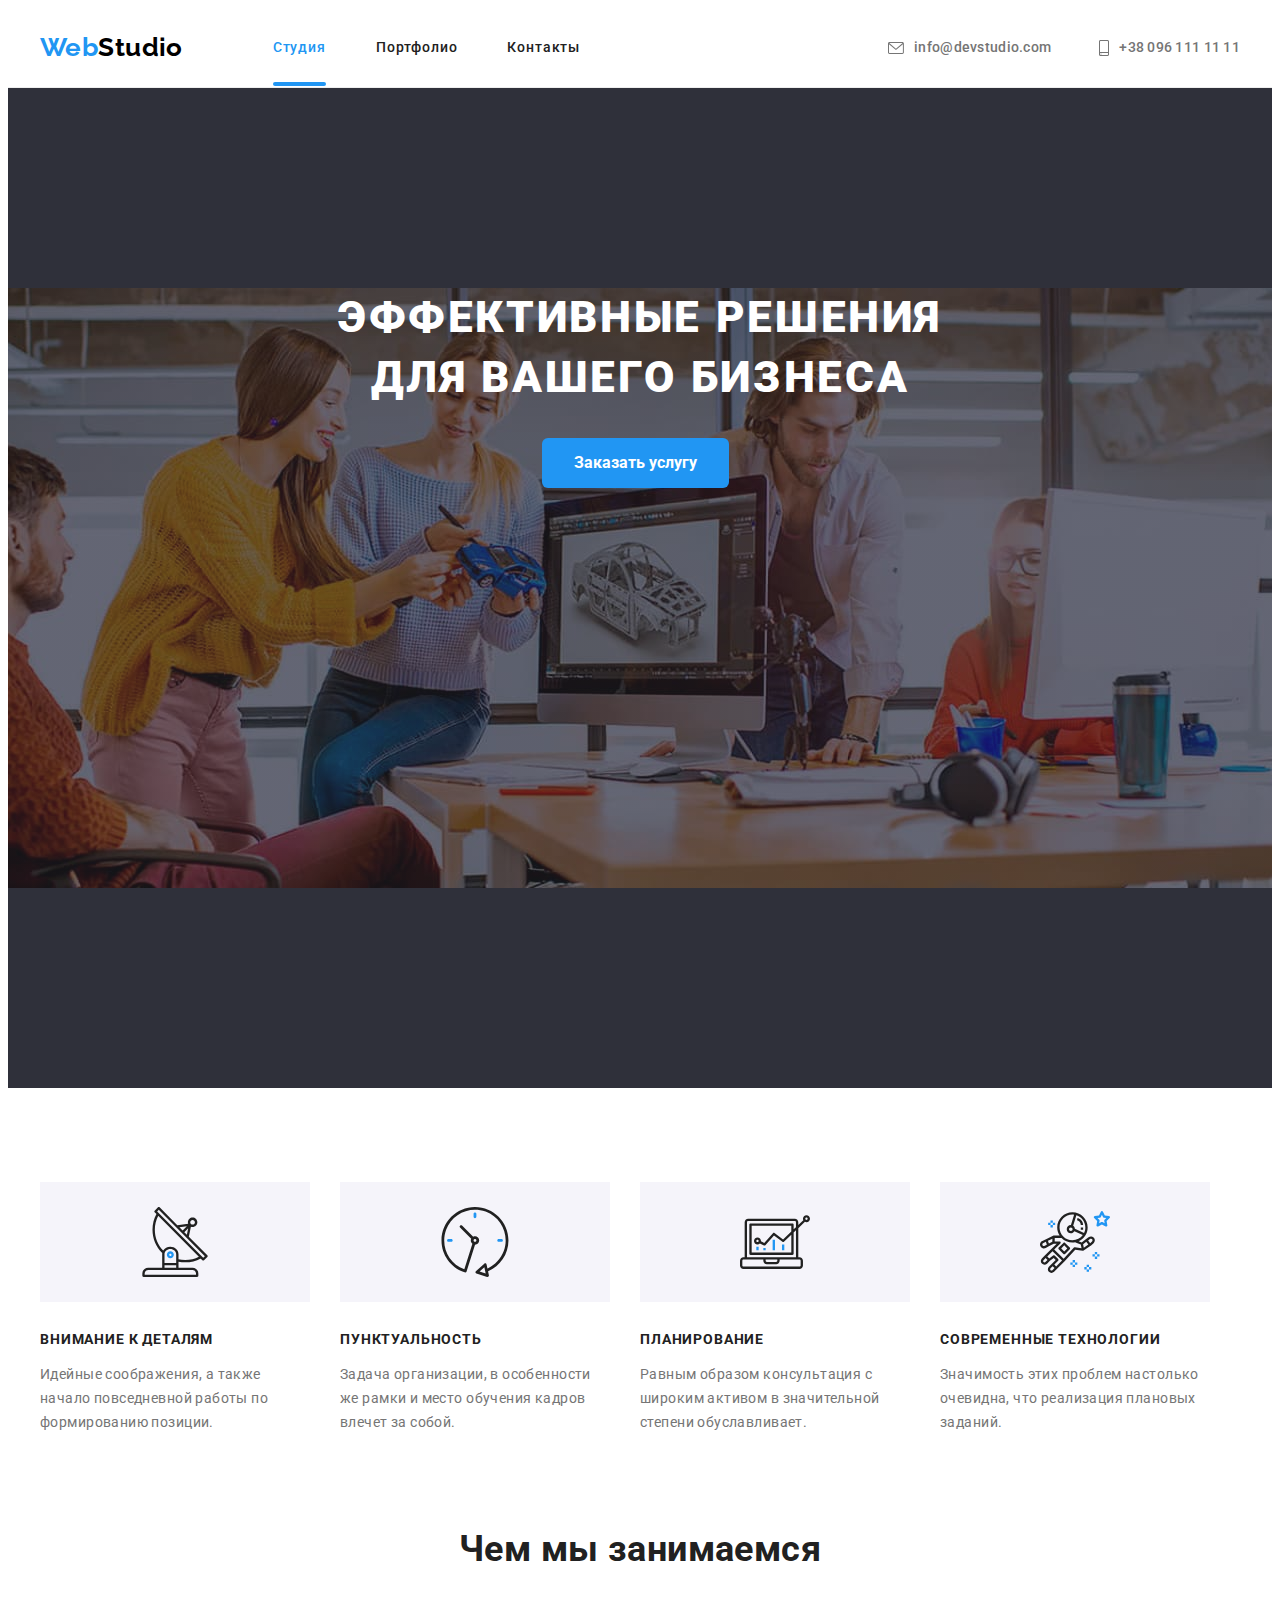
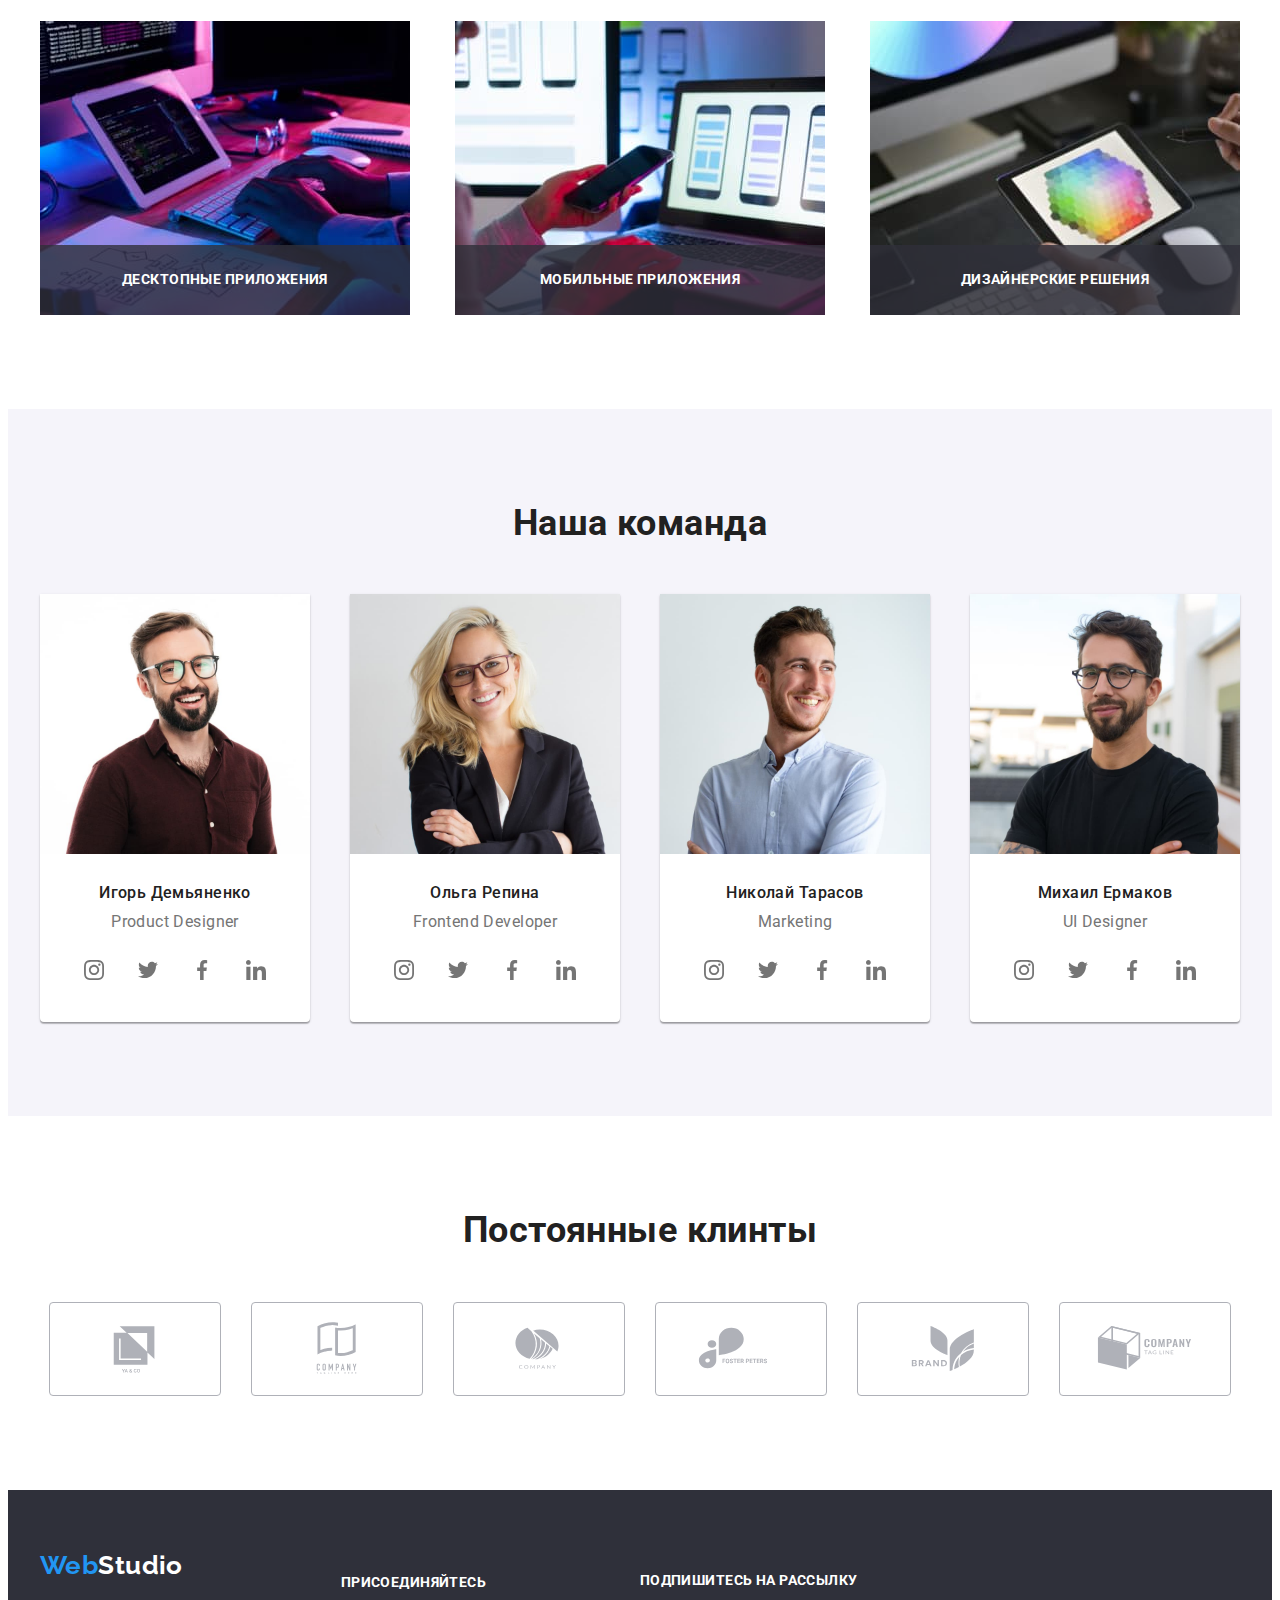
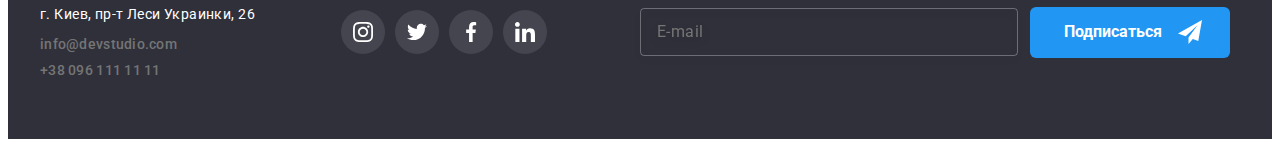
<file: index.html>
<!DOCTYPE html>
<html lang="ru">
<head>
    <meta charset="UTF-8">
    <meta http-equiv="X-UA-Compatible" content="IE=edge">
    <meta name="viewport" content="width=device-width, initial-scale=1.0">
    <title>WebStudio</title>
    <link rel="preconnect" href="https://fonts.googleapis.com">
    <link rel="preconnect" href="https://fonts.gstatic.com" crossorigin>
    <link href="https://fonts.googleapis.com/css2?family=Raleway:wght@700&family=Roboto:wght@400;500;700;900&display=swap" rel="stylesheet">
    <link rel="stylesheet" href="https://cdnjs.cloudflare.com/ajax/libs/modern-normalize/1.1.0/modern-normalize.min.css" integrity="sha512-wpPYUAdjBVSE4KJnH1VR1HeZfpl1ub8YT/NKx4PuQ5NmX2tKuGu6U/JRp5y+Y8XG2tV+wKQpNHVUX03MfMFn9Q==" crossorigin="anonymous" referrerpolicy="no-referrer" />
    <link rel="stylesheet" href="./css/styles.css">
    
</head>
<body>
    <header class="header">

        <div class="header-container">
            <a class="logo" href="./index.html"> <span class="special ">Web</span>Studio</a>
            <nav class="navigation">
                <ul class="list navigation-list">
                    <li class="item">
                        <a href="./index.html" class="link current">Студия</a></li>
                    <li class="item">
                        <a href="./portfolio.html" class="link">Портфолио</a></li>
                    <li class="item">
                        <a href="" class="link">Контакты</a></li>
                </ul>     
            </nav>
    
                <ul class="list list-group">
                    <li class="item"><a href="mailto:info@devstudio.com" class="link link-group">
                        <svg class="icon-group" width="16" height="12">
                            <use href="./images/icons.svg#icon-envelope"></use>
                        </svg>
                        info@devstudio.com
                        
                    </a></li>
                    <li class="item"><a href="tel:+380961111111" class="link link-group">
                        <svg class="icon-group" width="10" height="16">
                            <use href="./images/icons.svg#icon-smartphone"></use>
                        </svg>
                        +38 096 111 11 11</a></li>
                </ul>

        </div> 
            
    </header>
    <main>
        <!--Эффективные решения для вашего бизнеса-->
            <section class="hero">
                <div class="container">
                    <h1 class="hero-title">Эффективные решения для вашего бизнеса</h1>
                <button class="hero-button" type="button" data-modal-open>Заказать услугу</button>
                </div>
                <div class="backdrop is-hidden" data-modal>
                    <div class="modal-wrapper">
                        <button class="modal-button" data-modal-close>
                            <svg class="modal-icon" width="18" height="18">
                                <use href="./images/icons.svg#icon-close-black"></use>
                            </svg>
                        </button>
                        <b class="headline">Оставьте свои данные, мы вам перезвоним</b>
                        <form class="modal-form">
                            <div class="container-inputs">
                                <label class="form-group">
                                    <span class="form-label">Имя</span>
                                    <input class="form-input" type="text" name="user-name" />
                                    <svg class="icon-group-modal" width="18" height="18">
                                        <use href="./images/icons.svg#icon-person"></use>
                                    </svg>
                                </label>
                                <label class="form-group">
                                    <span class="form-label">Телефон</span>
                                    <input class="form-input" type="tel" name="phone-number" />
                                    <svg class="icon-group-modal" width="18" height="18">
                                        <use href="./images/icons.svg#icon-phone"></use>
                                    </svg>
                                </label>
                                <label class="form-group">
                                    <span class="form-label">Почта</span>
                                    <input class="form-input" type="email" name="email" />
                                    <svg class="icon-group-modal" width="18" height="18">
                                        <use href="./images/icons.svg#icon-email"></use>
                                    </svg>
                                </label>
                                <label class="form-group">
                                    <span class="form-label">Комментарий</span>
                                    <textarea class="form-textarea" name="feedback" rows="5" placeholder="Введите текст"></textarea>
                                  </label>
                                  
                            </div>
                            <div class="container-checkbox">
                                <label class="form-checkbox">
                                    <input class="check visually-hidden" type="checkbox" name="agreement"/>
                                   
                                    <span class="custom-check">
                                        <svg class="custom-icon-check" width="16" height="15">
                                            <use href="./images/icons.svg#icon-icon-check"></use>                                        
                                        </svg>
                                    </span>
                                    <span class="form-agreement"> Соглашаюсь с рассылкой и принимаю <a href="" class="treaty">Условия договора</a>
                                        
                                    </span>
                                    
                                </label>
                            </div>
                            <button class="form-button" type="submit">Отправить</button>
                        </form>
                    </div>
                </div>                              
            </section>
         
         <!--Особенности--> 
        <section class="section section-feature">
            
            <div class="container">
                <h2 class="visually-hidden">Особенности</h2>
            <ul class="list feature-list">
                <li class="item">
                    <div class="icon-container">    
                        <svg class="icon-feature" width="70" height="70">
                            <use href="./images/icons.svg#icon-antenna"></use>
                        </svg>
                    </div>
                    <h3 class="subtitle">Внимание к деталям</h3>
                    <p class="text">Идейные соображения, а также начало повседневной работы по формированию позиции.</p>
                </li>
                <li class="item">
                    <div class="icon-container">    
                        <svg class="icon-feature" width="70" height="70">
                            <use href="./images/icons.svg#icon-clock"></use>
                        </svg>
                    </div>
                    <h3 class="subtitle">Пунктуальность</h3>
                    <p class="text">Задача организации, в особенности же рамки и место обучения кадров влечет за собой.</p>
                </li>
                <li class="item">
                    <div class="icon-container">    
                        <svg class="icon-feature" width="70" height="70">
                            <use href="./images/icons.svg#icon-diagram"></use>
                        </svg>
                    </div>
                    <h3 class="subtitle">Планирование</h3>
                    <p class="text">Равным образом консультация с широким активом в значительной степени обуславливает.</p>
                </li>
                <li class="item">
                    <div class="icon-container">    
                        <svg class="icon-feature" width="70" height="70">
                            <use href="./images/icons.svg#icon-astronaut"></use>
                        </svg>
                    </div>
                    <h3 class="subtitle">Современные технологии</h3>
                    <p class="text">Значимость этих проблем настолько очевидна, что реализация плановых заданий.</p>
                </li>

            </ul>
            </div>
        
        </section>

        <!--Чем мы занимаемся-->
        <section class="section">
            <div class="container">
                <h2 class="section-title">Чем мы занимаемся</h2>
            <ul class="list list-about">
                <li class="item-about">
                    <a href="">
                        <img src="./images/studio/box1.jpg" alt="box1" width="370">
                    </a>
                    <div Class="container-lebel">
                        <p class="lebel">Десктопные приложения</p>
                    </div>
                </li>
                <li class="item-about">
                    <a href="">
                        <img src="./images/studio/box2.jpg" alt="box2" width="370"> 
                    </a>
                    <div Class="container-lebel">
                        <p class="lebel">Мобильные приложения</p>
                    </div>
                </li> 
                <li class="item-about">
                    <a href="">
                        <img src="./images/studio/box3.jpg" alt="box3" width="370">
                    </a>
                    <div Class="container-lebel">
                        <p class="lebel">Дизайнерские решения</p>
                    </div>              
                </li>
            </ul>
            </div>
        </section>

        <!--Наша команда-->
        <section class="section section-team">
            <div class="container"> 
                <h2 class="section-title">Наша команда</h2>
            <ul class="list team-list">
                <li class="item ">
                    <img src="./images/studio/img1.jpg" alt="фото Игорь Демьяненко" width="270">
                        <div class="team">
                            <h3 class="section-subtitle">Игорь Демьяненко</h3>
                            <p class="desc" lang="en"> Product Designer</p>
                            <ul class="list-social">
                                <li class="item-social">
                                    <a class="link-social" href="" aria-label="иконка Instagram">
                                    <svg class="icons-social" width="20" height="20">
                                        <use href="./images/icons.svg#icon-instagram"></use>
                                    </svg>
                                    </a>
                                </li>
                                <li class="item-social">
                                    <a class="link-social" href="" aria-label="иконка Twitter">
                                    <svg class="icons-social" width="20" height="20">
                                        <use href="./images/icons.svg#icon-twitter"></use>
                                    </svg>
                                    </a>
                                </li>
                                <li class="item-social">
                                    <a class="link-social" href="" aria-label="иконка Facebook">
                                    <svg class="icons-social" width="20" height="20">
                                        <use href="./images/icons.svg#icon-facebook"></use>
                                    </svg>
                                    </a>
                                </li>
                                <li class="item-social">
                                    <a class="link-social" href="" aria-label="иконка Linkedin">
                                    <svg class="icons-social" width="20" height="20">
                                        <use href="./images/icons.svg#icon-linkedin"></use>
                                    </svg>
                                    </a>
                                </li>
                            </ul>
                        </div>                             
                </li>                       
                <li class="item">
                    <img src="./images/studio/img2.jpg" alt="фото Ольга Репина" width="270">
                    <div class="team">
                        <h3 class="section-subtitle">Ольга Репина</h3>
                        <p class="desc" lang="en"> Frontend Developer</p>
                        <ul class="list-social">
                            <li class="item-social">
                                <a class="link-social" href="" aria-label="иконка Instagram">
                                <svg class="icons-social" width="20" height="20">
                                    <use href="./images/icons.svg#icon-instagram"></use>
                                </svg>
                                </a>
                            </li>
                            <li class="item-social">
                                <a class="link-social" href="" aria-label="иконка Twitter">
                                <svg class="icons-social" width="20" height="20">
                                    <use href="./images/icons.svg#icon-twitter"></use>
                                </svg>
                                </a>
                            </li>
                            <li class="item-social">
                                <a class="link-social" href="" aria-label="иконка Facebook">
                                <svg class="icons-social" width="20" height="20">
                                    <use href="./images/icons.svg#icon-facebook"></use>
                                </svg>
                                </a>
                            </li>
                            <li class="item-social">
                                <a class="link-social" href="" aria-label="иконка Linkedin">
                                <svg class="icons-social" width="20" height="20">
                                    <use href="./images/icons.svg#icon-linkedin"></use>
                                </svg>
                                </a>
                            </li>
                        </ul>
                    </div>
                </li>
                <li class="item">
                    <img src="./images/studio/img3.jpg" alt="Николай Тарасов" width="270">
                    <div class="team">
                        <h3 class="section-subtitle">Николай Тарасов</h3>
                        <p class="desc" lang="en"> Marketing</p>
                        <ul class="list-social">
                            <li class="item-social">
                                <a class="link-social" href="" aria-label="иконка Instagram">
                                <svg class="icons-social" width="20" height="20">
                                    <use href="./images/icons.svg#icon-instagram"></use>
                                </svg>
                                </a>
                            </li>
                            <li class="item-social">
                                <a class="link-social" href="" aria-label="иконка Twitter">
                                <svg class="icons-social" width="20" height="20">
                                    <use href="./images/icons.svg#icon-twitter"></use>
                                </svg>
                                </a>
                            </li>
                            <li class="item-social">
                                <a class="link-social" href="" aria-label="иконка Facebook">
                                <svg class="icons-social" width="20" height="20">
                                    <use href="./images/icons.svg#icon-facebook"></use>
                                </svg>
                                </a>
                            </li>
                            <li class="item-social">
                                <a class="link-social" href="" aria-label="иконка Linkedin">
                                <svg class="icons-social" width="20" height="20">
                                    <use href="./images/icons.svg#icon-linkedin"></use>
                                </svg>
                                </a>
                            </li>
                        </ul>
                    </div>
                </li>  
                <li class="item">
                    <img src="./images/studio/img4.jpg" alt="фото Михаил Ермаков" width="270">
                    <div class="team">
                        <h3 class="section-subtitle">Михаил Ермаков</h3>
                        <p class="desc" lang="en">UI Designer</p>
                        <ul class="list-social">
                            <li class="item-social">
                                <a class="link-social" href="" aria-label="иконка Instagram">
                                <svg class="icons-social" width="20" height="20">
                                    <use href="./images/icons.svg#icon-instagram"></use>
                                </svg>
                                </a>
                            </li>
                            <li class="item-social">
                                <a class="link-social" href="" aria-label="иконка Twitter">
                                <svg class="icons-social" width="20" height="20">
                                    <use href="./images/icons.svg#icon-twitter"></use>
                                </svg>
                                </a>
                            </li>
                            <li class="item-social">
                                <a class="link-social" href="" aria-label="иконка Facebook">
                                <svg class="icons-social" width="20" height="20">
                                    <use href="./images/icons.svg#icon-facebook"></use>
                                </svg>
                                </a>
                            </li>
                            <li class="item-social">
                                <a class="link-social" href="" aria-label="иконка Linkedin">
                                <svg class="icons-social" width="20" height="20">
                                    <use href="./images/icons.svg#icon-linkedin"></use>
                                </svg>
                                </a>
                            </li>
                        </ul>
                    </div>
                </li>            
            </ul>
            </div>

        </section>

        <!--Постоянные клиенты  -->
        <section class="section">
            <div class="conteiner">
                <h2 class="section-title">Постоянные клинты</h2>
                <ul class="list clients-list">
                    <li class="item clients-item">
                        <svg class="clients-icon" width="106" height="60">
                            <use href="./images/icons.svg#icon-client-1"></use>
                        </svg>
                    </li>
                    <li class="item clients-item">
                        <svg class="clients-icon" width="106" height="60">
                            <use href="./images/icons.svg#icon-client-2"></use>
                        </svg>
                    </li>
                    <li class="item clients-item">
                        <svg class="clients-icon" width="106" height="60"> 
                            <use href="./images/icons.svg#icon-client-3"></use>
                        </svg>
                    </li>
                    <li class="item clients-item">
                        <svg class="clients-icon" width="106" height="60">
                            <use href="./images/icons.svg#icon-client-4"></use>
                        </svg>
                    </li>
                    <li class="item clients-item">
                        <svg class="clients-icon" width="106" height="60">
                            <use href="./images/icons.svg#icon-client-5"></use>
                        </svg>
                    </li>
                    <li class="item clients-item">
                        <svg class="clients-icon" width="106" height="60">
                            <use href="./images/icons.svg#icon-client-6"></use>
                        </svg>
                    </li>
                </ul>
            
            </div>
        </section>

    </main>

    <footer class="footer">
        <div class="container container-footer">
        <div class="container-address">
            <a class="footer-logo" href="./index.html"><span class="special ">Web</span>Studio</a>
            <address>
               <ul class="list list-address">
                   <li class="item address-item">г. Киев, пр-т Леси Украинки, 26</li>
                   <li class="item"><a href="mailto:info@devstudio.com" class="link">info@devstudio.com</a></li>
                   <li class="item"><a href="tel:+380961111111" class="link">+38 096 111 11 11</a></li>
               </ul>
            </address>
        </div>
        <div class="container-social-footer">
            <h3 class="subject">Присоединяйтесь</h3>
            <ul class="list-social">
                <li class="item-social">
                    <a class="link-social" href="" aria-label="иконка Instagram">
                        <svg class="icons-social" width="20" height="20">
                            <use href="./images/icons.svg#icon-instagram"></use>
                        </svg>
                    </a>
                </li>
                <li class="item-social">
                    <a class="link-social" href="" aria-label="иконка Twitter">
                        <svg class="icons-social" width="20" height="20">
                            <use href="./images/icons.svg#icon-twitter"></use>
                        </svg>
                    </a>
                </li>
                <li class="item-social">
                    <a class="link-social" href="" aria-label="иконка Facebook">
                        <svg class="icons-social" width="20" height="20">
                            <use href="./images/icons.svg#icon-facebook"></use>
                        </svg>
                    </a>
                </li>
                <li class="item-social">
                    <a class="link-social" href="" aria-label="иконка Linkedin">
                        <svg class="icons-social" width="20" height="20">
                            <use href="./images/icons.svg#icon-linkedin"></use>
                        </svg>
                    </a>
                </li>
            </ul> 
     
        </div>
        <form class="form-footer">
            <div class="container-mail-input">
                <h3 class="subject">Подпишитесь на рассылку</h3>
                
                <label class="form-group-footer">
                    
                    <input class="form-input-footer" type="email" name="email" placeholder="E-mail" />
                </label>
            </div>
            <div class="button-footer">
                <button class="form-button-footer" type="submit">Подписаться</button>
                <svg class="footer-icon" width="24" height="24">
                    <use href="./images/icons.svg#icon-icon-send"></use>
                </svg>
            </div>
        </form>
    
        
    </div>
    </footer>   
    <script src="./js/modal.js"></script> 
    </body>
</html>
</file>
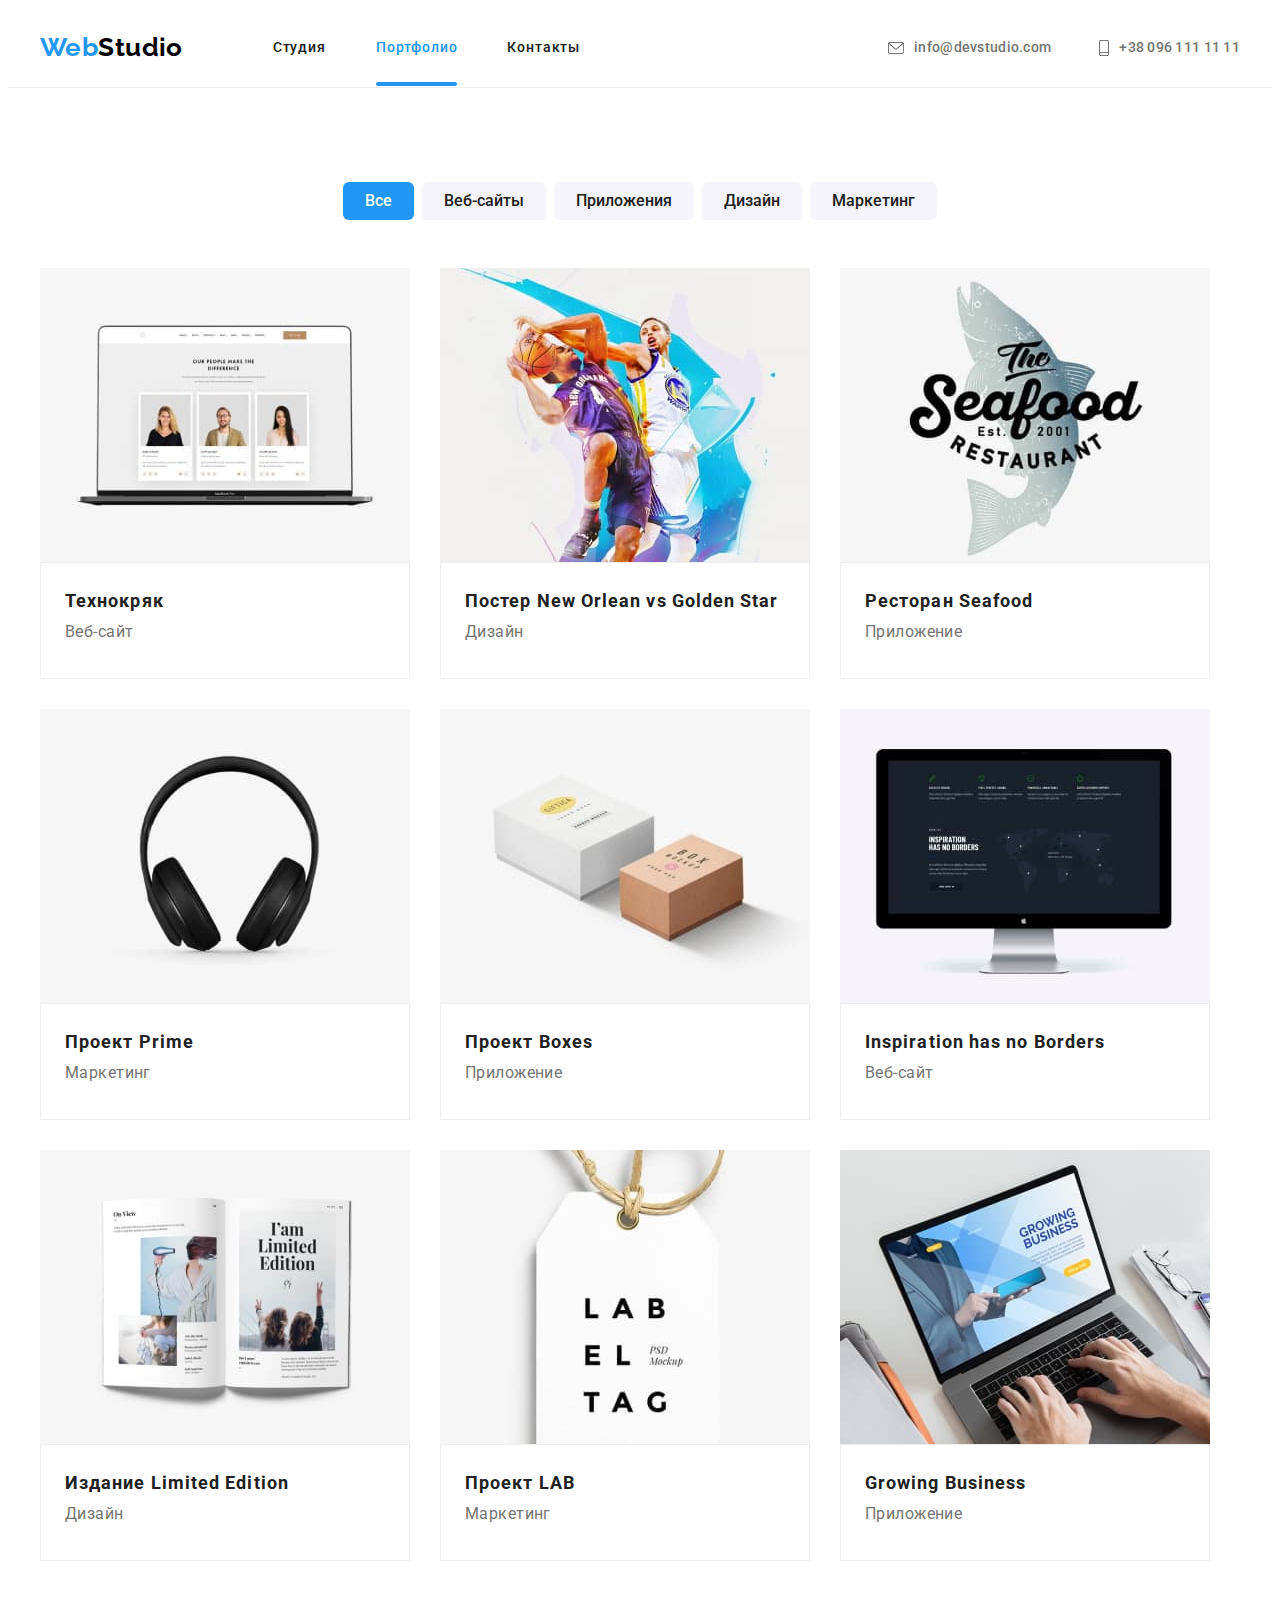
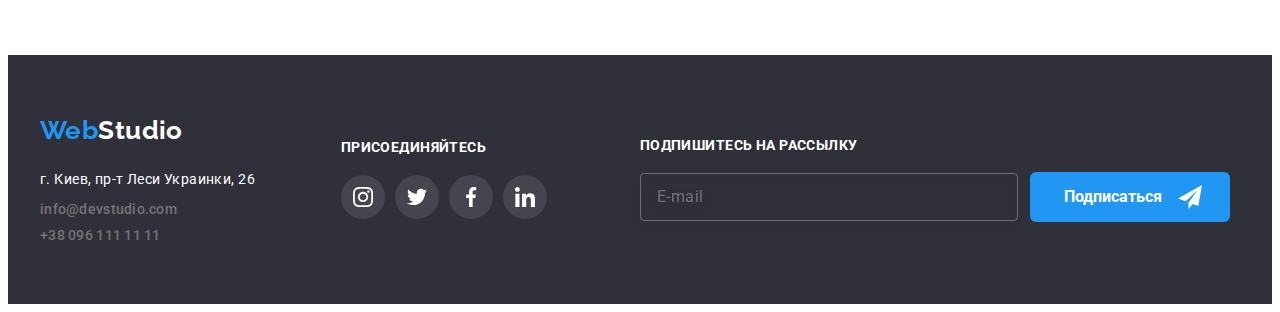
<file: portfolio.html>
<!DOCTYPE html>
<html lang="ru">
<head>
    <meta charset="UTF-8">
    <meta http-equiv="X-UA-Compatible" content="IE=edge">
    <meta name="viewport" content="width=device-width, initial-scale=1.0">
    <title>Portfolio</title>
    <link rel="preconnect" href="https://fonts.googleapis.com">
    <link rel="preconnect" href="https://fonts.gstatic.com" crossorigin>
    <link href="https://fonts.googleapis.com/css2?family=Raleway:wght@700&family=Roboto:wght@400;500;700;900&display=swap" rel="stylesheet">
    <link rel="stylesheet" href="https://cdnjs.cloudflare.com/ajax/libs/modern-normalize/1.1.0/modern-normalize.min.css" integrity="sha512-wpPYUAdjBVSE4KJnH1VR1HeZfpl1ub8YT/NKx4PuQ5NmX2tKuGu6U/JRp5y+Y8XG2tV+wKQpNHVUX03MfMFn9Q==" crossorigin="anonymous" referrerpolicy="no-referrer" />
    <link rel="stylesheet" href="./css/styles.css">
    
</head>
<body class="page">
    <header class="header">
        <div class="header-container">
            <a class="logo" href="./index.html"> <span class="special ">Web</span>Studio</a>
            <nav class="navigation">
                <ul class="list navigation-list">
                    <li class="item"><a href="./index.html" class="link">Студия</a></li>
                    <li class="item"><a href="./portfolio.html" class="link current">Портфолио</a></li>
                    <li class="item"><a href="" class="link">Контакты</a></li>
                </ul>     
            </nav>
    
                <ul class="list list-group">
                    <li class="item"><a href="mailto:info@devstudio.com" class="link link-group">
                        <svg class="icon-group" width="16" height="12">
                            <use href="./images/icons.svg#icon-envelope"></use>
                        </svg>
                        info@devstudio.com
                        
                    </a></li>
                    <li class="item"><a href="tel:+380961111111" class="link link-group">
                        <svg class="icon-group" width="10" height="16">
                            <use href="./images/icons.svg#icon-smartphone"></use>
                        </svg>
                        +38 096 111 11 11</a></li>
                </ul>

        </div> 
            
    </header>
    <main>
        <section class="section">
            <h1 class="visually-hidden">Портфолио</h1>
            <div class="container">
                
                 <ul class="list button-list">
                    <li class="item item-button"><button class="project-button current" type="button">Все</button></li>
                    <li class="item item-button"><button class="project-button" type="button">Веб-сайты</button></li>
                    <li class="item item-button"><button class="project-button" type="button">Приложения</button></li>
                    <li class="item item-button"><button class="project-button" type="button">Дизайн</button></li>
                    <li class="item item-button"><button class="project-button" type="button">Маркетинг</button></li>
                </ul>   
            
                <ul class="list-projects">
                    <li class="item item-project">
                        <a class="link-description">
                            <div class="container-description">
                                <img src="./images/portfolio/project1.jpg" alt="Образец Веб-сайта" width="370" height="294">
                                <p class="description">Ресурс предлагает комплексные предложения с разным уровнем функционала и сервисов. Все это позволит посетителю получить исчерпывающие сведения о компании или частном лице.</p>
                            </div>
                            <div class="subtitle-container">
                                <h2 class="subtitle">Технокряк</h2>
                                <p class="desc">Веб-сайт</p> 
                            </div> 
                        </a>                 
                    </li>
                    <li class="item item-project">
                        <a class="link-description">
                            <div class="container-description">
                                <img class="galleri-project" src="./images/portfolio/project2.jpg" alt="Образец Дизайн" width="370" height="294">
                                <p class="description">Ресурс предлагает комплексные предложения с разным уровнем функционала и сервисов. Все это позволит посетителю получить исчерпывающие сведения о компании или частном лице.</p>
                            </div> 
                            <div class="subtitle-container">
                                <h2 class="subtitle">Постер New Orlean vs Golden Star</h2>
                                <p class="desc">Дизайн</p>
                            </div> 
                        </a>                     
                    </li>
                    <li class="item item-project">
                        <a class="link-description">
                            <div class="container-description">
                                <img src="./images/portfolio/project3.jpg" alt="Образец Приложение" width="370" height="294">
                                <p class="description">Ресурс предлагает комплексные предложения с разным уровнем функционала и сервисов. Все это позволит посетителю получить исчерпывающие сведения о компании или частном лице.</p>
                            </div>
                            <div class="subtitle-container">
                                <h2 class="subtitle">Ресторан Seafood</h2>
                                <p class="desc">Приложение</p> 
                            </div>
                        </a>                  
                    </li>
                    <li class="item item-project">
                        <a class="link-description">
                            <div class="container-description">
                                <img src="./images/portfolio/project4.jpg" alt="Образец Маркетинг" width="370" height="294">
                                <p class="description">Ресурс предлагает комплексные предложения с разным уровнем функционала и сервисов. Все это позволит посетителю получить исчерпывающие сведения о компании или частном лице.</p>
                            </div>
                            <div class="subtitle-container">
                                <h2 class="subtitle">Проект Prime</h2>
                                <p class="desc">Маркетинг</p>  
                            </div>            
                        </a>           
                    </li>
                    <li class="item item-project">
                        <a class="link-description">
                            <div class="container-description">
                                <img src="./images/portfolio/project5.jpg" alt="Образец Приложение" width="370" height="294">
                                <p class="description">Ресурс предлагает комплексные предложения с разным уровнем функционала и сервисов. Все это позволит посетителю получить исчерпывающие сведения о компании или частном лице.</p>
                            </div>
                            <div class="subtitle-container">
                                <h2 class="subtitle">Проект Boxes</h2>
                                <p class="desc">Приложение</p>   
                            </div>
                        </a>                   
                    </li>
                    <li class="item item-project">
                        <a class="link-description">
                            <div class="container-description">
                                <img src="./images/portfolio/project6.jpg" alt="Образец Веб-сайт" width="370" height="294">
                                <p class="description">Ресурс предлагает комплексные предложения с разным уровнем функционала и сервисов. Все это позволит посетителю получить исчерпывающие сведения о компании или частном лице.</p>
                            </div>
                            <div class="subtitle-container">
                                <h2 class="subtitle" lang="en">Inspiration has no Borders</h2>
                                <p class="desc">Веб-сайт</p>
                            </div>
                        </a>                      
                    </li>
                    <li class="item item-project">
                        <a class="link-description">
                            <div class="container-description">
                                <img src="./images/portfolio/project7.jpg" alt="Образец Дизайн" width="370" height="294">
                                <p class="description">Ресурс предлагает комплексные предложения с разным уровнем функционала и сервисов. Все это позволит посетителю получить исчерпывающие сведения о компании или частном лице.</p>
                            </div>
                            <div class="subtitle-container">
                                <h2 class="subtitle">Издание Limited Edition</h2>
                                <p class="desc">Дизайн</p>
                            </div>
                        </a>                      
                    </li>
                    <li class="item item-project">
                        <a class="link-description">
                            <div class="container-description">
                                <img src="./images/portfolio/project8.jpg" alt="Образец Маркетинг" width="370" height="294">
                                <p class="description">Ресурс предлагает комплексные предложения с разным уровнем функционала и сервисов. Все это позволит посетителю получить исчерпывающие сведения о компании или частном лице.</p>
                            </div>
                            <div class="subtitle-container">
                                <h2 class="subtitle">Проект LAB</h2>
                                <p class="desc">Маркетинг</p>
                            </div>
                        </a>                      
                    </li>
                    <li class="item item-project">
                        <a class="link-description">
                            <div class="container-description">
                                <img src="./images/portfolio/project9.jpg" alt="Образец Приложение" width="370" height="294">
                                <p class="description">Ресурс предлагает комплексные предложения с разным уровнем функционала и сервисов. Все это позволит посетителю получить исчерпывающие сведения о компании или частном лице.</p>
                            </div>
                            <div class="subtitle-container">
                                <h2 class="subtitle">Growing Business</h2>
                                <p class="desc">Приложение</p> 
                            </div>
                        </a>                   
                    </li>
                </ul>    
            </div>              
            
        </section>
        
    </main>

    <footer class="footer">
        <div class="container container-footer">
            <div class="container-address">
                <a class="footer-logo" href="./index.html"><span class="special ">Web</span>Studio</a>
                <address>
                   <ul class="list list-address">
                       <li class="item address-item">г. Киев, пр-т Леси Украинки, 26</li>
                       <li class="item"><a href="mailto:info@devstudio.com" class="link">info@devstudio.com</a></li>
                       <li class="item"><a href="tel:+380961111111" class="link">+38 096 111 11 11</a></li>
                   </ul>
                </address>
            </div>
            <div class="container-social-footer">
                <h3 class="subject">Присоединяйтесь</h3>
                <ul class="list-social">
                    <li class="item-social">
                        <a class="link-social" href="" aria-label="иконка Instagram">
                            <svg class="icons-social" width="20" height="20">
                                <use href="./images/icons.svg#icon-instagram"></use>
                            </svg>
                        </a>
                    </li>
                    <li class="item-social">
                        <a class="link-social" href="" aria-label="иконка Twitter">
                            <svg class="icons-social" width="20" height="20">
                                <use href="./images/icons.svg#icon-twitter"></use>
                            </svg>
                        </a>
                    </li>
                    <li class="item-social">
                        <a class="link-social" href="" aria-label="иконка Facebook">
                            <svg class="icons-social" width="20" height="20">
                                <use href="./images/icons.svg#icon-facebook"></use>
                            </svg>
                        </a>
                    </li>
                    <li class="item-social">
                        <a class="link-social" href="" aria-label="иконка Linkedin">
                            <svg class="icons-social" width="20" height="20">
                                <use href="./images/icons.svg#icon-linkedin"></use>
                            </svg>
                        </a>
                    </li>
                </ul> 
         
            </div>
            <form class="form-footer">
                <div class="container-mail-input">
                    <h3 class="subject">Подпишитесь на рассылку</h3>
                    
                    <label class="form-group-footer">
                        
                        <input class="form-input-footer" type="email" name="email" placeholder="E-mail" />
                    </label>
                </div>
                <div class="button-footer">
                    <button class="form-button-footer" type="submit">Подписаться</button>
                    <svg class="footer-icon" width="24" height="24">
                        <use href="./images/icons.svg#icon-icon-send"></use>
                    </svg>
                </div>
            </form>
        </div>
    </footer>    
</body>
</html>
</file>
<file: css/styles.css>
:root {
    --primary-text-color: #757575;
    --title-text-color: #212121; 
    --accent-color: #2196F3;
    --white-color: #FFFFFF;
    --bkg-white-color: #E5E5E5;
    --bkg-btn-color: #F5F4FA;
    --bkg-dark-color: #2F303A;
}

body {

    color: var(--primary-text-color);
    font-size: 14px;
    font-family: roboto, sans-serif;
    letter-spacing: 0.03em;
}

h1, h2, h3, h4, h5, h6, p {
    margin: 0;
}

img {
    display: block;
}

.list,
.list-projects {
    list-style: none;
    margin: 0;
    padding: 0;
}

.container {
    /* outline: 1px solid red; */

    width: 1200px;

    padding-left: 15px;
    padding-right: 15px;
    margin: 0 auto;
    margin-left: auto;
    margin-right: auto;
    

}

/* header */

.header-container {
    display: flex;
    align-items: center;
    width: 1200px;

    padding-left: 15px;
    padding-right: 15px;

    margin-left: auto;
    margin-right: auto;

    
}

.header {
    border-bottom: 1px solid #EEEEEE;
}

.logo {
    padding-top: 24px;
}

.logo,
.footer-logo {
    margin-right: 90px;
    padding-bottom: 24px;

    color: #000000;
    font-family: Raleway, sans-serif;

    font-weight: 700;
    font-size: 26px;
    line-height: 1.2;
    text-decoration: none;
}

.special {
    color: var(--accent-color);
}

.navigation-list {
    display: flex;
    align-items: center;
}

.navigation-list .item {
    position: relative;
    margin-right: 50px;
} 

.navigation-list .item:last-child {
    margin-right: 0;
} 



.navigation-list .link {
    display: block;
    padding-top: 30px;
    padding-bottom: 30px;
    color: var(--title-text-color);
    font-weight: 500;
    
    line-height: 1.14;
    letter-spacing: 0.06em;
    text-decoration: none;    
    
    transition: color 250ms cubic-bezier(0.4, 0, 0.2, 1);
}

.navigation-list .link:hover,
.navigation-list .link:focus {
    color: var(--accent-color);
}

.navigation-list .link.current::after {
    position: absolute;
    bottom: 0;
    right: 0;
    content: "";
    display: block;
    width: 100%;
    height: 4px;
    border-radius: 2px;
    background-color: var(--accent-color);
}

.navigation-list .current {
    color: var(--accent-color);
}

.list-group {
    display: flex;
    align-items: center;    
}

.link-group {
    display: flex;
    align-items: center;

    padding-top: 30px;
    padding-bottom: 30px;
    
    color: var(--primary-text-color);
    font-weight: 500;
   
    line-height: 1.14;
    letter-spacing: 0.02em;
    text-decoration: none;

    transition: color 250ms cubic-bezier(0.4, 0, 0.2, 1);

    
}

.link-group:hover,
.link-group:focus {
    color: var(--accent-color);
    
}

.icon-group {
    fill: currentColor;
    margin-right: 10px;
}

.list-group {
    margin-left: auto;
} 

.list-group .item + .item {
    margin-left: 48px;
}



/* main */

.section {
    padding-top: 94px;
    padding-bottom: 94px;
}

/* hero */

.hero {
    max-width: 1600px;
    height: 600px;
    margin-left: auto;
    margin-right: auto;
    background-color: var(--bkg-dark-color);
    background-image: linear-gradient(to right, rgba(47, 48, 58, 0.4), rgba(47, 48, 58, 0.4)), url(../images/studio/fon-hero.jpg) ;
    background-repeat: no-repeat;
    background-position: center;
    background-size: auto;
    padding: 200px 0;
}


.hero-title {
    margin: auto;
    
    margin-bottom: 30px;
    max-width: 650px;

    font-weight: 900;
    font-size: 44px;
    line-height: 1.36;    
    text-align: center;
    letter-spacing: 0.06em;
    text-transform: uppercase;

    color: var(--white-color);
       
}

.hero-button {
    display: flex;
    border: none;
    border-radius: 6px;
    
    align-items: center;
    padding: 10px 32px;
    margin-right: 467px;
    margin-left: 502px;
    
    font-family: inherit;
    font-weight: 700;
    font-size: 16px;
    line-height: 1.88;
        
    color: var(--white-color);
    background-color: var(--accent-color);
    cursor: pointer;

    transition: background-color 250ms cubic-bezier(0.4, 0, 0.2, 1);

}

.hero-button:hover,
.hero-button:focus {
    background-color: #188CE8;
}

/* модальное окно */

.backdrop {
  
    position: fixed;
    top: 0;
    left: 0;
    width: 100%;
    height: 100%;
    background-color: rgba(0, 0, 0, 0.2);

    opacity: 1;
    transition: opacity 250ms cubic-bezier(0.4, 0, 0.2, 1);
}

.backdrop.is-hidden {
    opacity: 0;
    visibility: hidden;
    pointer-events: none;
}

.backdrop.is-hidden .modal-wrapper {
    transform: translate(-50%, -50%) scale(0.9);
}

.modal-wrapper {
    position: absolute;
    top: 50%;
    left: 50%;
    
    background-color: var(--white-color);

    width: 528px;
    height: 581px;
    box-shadow: 0px 1px 3px rgba(0, 0, 0, 0.12), 0px 1px 1px rgba(0, 0, 0, 0.14), 0px 2px 1px rgba(0, 0, 0, 0.2);
    border-radius: 4px;

    transform: translate(-50%, -50%) scale(1);
    transition: transform 1000ms cubic-bezier(0.4, 0, 0.2, 1);
}

.modal-button {
    position: absolute;
    top: 8px;
    right: 4px;

    display: flex;
    align-items: center;
    justify-content: center;
    padding: 0;

    cursor: pointer;
    width: 30px;
    height: 30px;
    background: var(--white-color);
    border-radius: 50px;
    border: 1px solid rgba(0, 0, 0, 0.1);

    transition: color 250ms cubic-bezier(0.4, 0, 0.2, 1);
}

.modal-icon:hover,
.modal-icon:focus {
    fill: var(--accent-color);
}

.modal-form {
    width: 528px;
}

.headline {
   display: flex;
   align-items: center;
   justify-content: center;

   margin-top: 40px;
   margin-bottom: 12px;
   
font-family: 'Roboto';
font-style: normal;
font-weight: 700;
font-size: 20px;
line-height: 1.15;
text-align: center;
letter-spacing: 0.03em;

color: var(--title-text-color);
}

.container-inputs {
    margin-left: 40px;
    margin-right: 40px;
}

.form-group {
    position: relative;
    display: flex;
    flex-direction: column;

    margin-bottom: 10px;
       
}

 
.form-label {
    padding-bottom: 4px;

    font-style: normal;
font-weight: 400;
font-size: 12px;
line-height: 1.16;


letter-spacing: 0.01em;

color: #757575;
}

.form-input {
    padding-top: 10px;
    padding-bottom: 10px;
    padding-left: 42px;
   
    width: 100%;
    
    border: 1px solid rgba(33, 33, 33, 0.2);
    border-radius: 4px;
    outline: transparent;

    transition: border-color 250ms cubic-bezier(0.4, 0, 0.2, 1);
    
}

.form-input:hover,
.form-input:focus {
    border: 1px solid var(--accent-color);
   
}  

.icon-group-modal {
    position: absolute;
    top: 50%;
    left: 12px;

    transition: color 250ms cubic-bezier(0.4, 0, 0.2, 1);
}

.form-input:hover + .icon-group-modal,
.form-input:focus + .icon-group-modal {
    
    fill: var(--accent-color);
}  



.form-textarea {
    width: 100%;

    resize: none;

    padding: 12px 16px;

    border: 1px solid rgba(33, 33, 33, 0.2);
    border-radius: 4px;
    outline: transparent;
    
    transition: border-color 250ms cubic-bezier(0.4, 0, 0.2, 1)
}

.form-textarea:hover,
.form-textarea:focus {
    border: 1px solid #2196F3;
}

.container-checkbox {
    display: flex;
    align-items: center;
    
    margin-top: 20px;
    margin-right: 51px;
    margin-left: 51px;
    margin-bottom: 30px;
}



.treaty {
  color: var(--accent-color);
}

.form-checkbox {
    display: flex;
    align-items: center;
}

.custom-check {


    width: 16px;
    height: 15px;

    display: flex;
    align-items: center;
    justify-content: center;

    margin-right: 8px;

    outline: 2px solid var(--title-text-color);
    outline-offset: -2px;
    border-radius: 2px;

 transition: transform 250ms cubic-bezier(0.4, 0, 0.2, 1);
}

.custom-icon-check {
    opacity: 0;

    transform: opacity 250ms ease-in;
}

.check:checked+.custom-check .custom-icon-check {
    opacity: 1;
}


.form-agreement {
    font-family: 'Roboto';
font-style: normal;
font-weight: 400;
font-size: 14px;
line-height: 1.71;


letter-spacing: 0.03em;
    color: var(--title-text-color);
}

.form-button {
    display: flex;
    align-items: center;

    padding-top: 10px;
    padding-bottom: 10px;
    padding-right: 55px;
    padding-left: 56px;
    margin-left: 165px;
    margin-right: 163px;
    margin-bottom: 40px;

    border: none;
    border-radius: 6px;
    
    font-family: inherit;
    font-weight: 700;
    font-size: 16px;
    line-height: 1.88;
        
    color: var(--white-color);
    background-color: var(--accent-color);
    cursor: pointer;

    transition: background-color 250ms cubic-bezier(0.4, 0, 0.2, 1);
}

.form-button:hover,
.form-button:focus {
    background-color: #188CE8;
}




/* секции особенности  */

.section-feature {
    padding-bottom: 0;
} 

.text {
    font-weight: 400;

    line-height: 1.71;
    letter-spacing: 0.03em;
    color: var(--primary-text-color);
}

.feature-list {
    display: flex;
}

.feature-list .item {
    width: 270px;

    margin-right: 30px;
}

.feature-list .item:last-child {
    margin-right: 0;
}

.feature-list .subtitle {
    margin-bottom: 15px;

    font-size: 14px;
    font-weight: 700;
    line-height: 1.14;
    text-transform: uppercase;
    color: var(--title-text-color);
}

.icon-container {
    display: flex;
    align-items: center;
    justify-content: center;

    margin-bottom: 30px;
    width: 270px;
    height: 120px;
    background-color: var(--bkg-btn-color);
}

/* секция чем мы занимаемся */
.section-title {

    font-weight: 700;
    font-size: 36px;
    line-height: 1.16;
    text-align: center;
    
    color: var(--title-text-color);
 }


.section-title {
    margin-bottom: 50px;
}

.section .list-about {
    display: flex;
    justify-content: space-between;
}

.section .item-about {
    position: relative;
    margin-right: 30px;
  }

  .section .item-about:last-child {
    margin-right: 0;
  }




  .section .item-about::before {
      position: absolute;
      bottom: 0;
      right: 0;
      content: "";
      display: block;
      width: 100%;
      height: 70px;
      background-color: rgba(47, 48, 58, 0.8) ;
  } 

.container-lebel {
    position: absolute;
    bottom: 0;
    left: 0;
    display: flex;
    align-items: center;
    justify-content: center;
    width: 370px;
    height: 70px;
}

  .lebel {
    font-family: 'Roboto', sans-serif;
    font-style: normal;
    font-weight: 700;
    font-size: 14px;
    line-height: 1.14;
    text-align: center;
    letter-spacing: 0.03em;
    text-transform: uppercase;

    color: var(--white-color);
  }

/* секция Наша команда */
.section-team {
    
    margin-left: auto;
    margin-right: auto;
    background-color: var(--bkg-btn-color);
}

.section-title {
    margin-bottom: 50px;
}

.team-list .item {
    background-color: var(--white-color);
    box-shadow: 0px 1px 3px rgba(0, 0, 0, 0.12), 0px 1px 1px rgba(0, 0, 0, 0.14), 0px 2px 1px rgba(0, 0, 0, 0.2);
    border-radius: 0px 0px 4px 4px;
}

.section-team .list {
    display: flex;
    justify-content: space-between;
}
.section-team .item {
    margin-right: 30px;
}

.section-team .item:last-child{
    margin-right: 0;
}

.team-list .section-subtitle {  
    font-weight: 500;
    font-size: 16px;
    line-height: 1.18;
    text-align: center;

    color: var(--title-text-color);
}

.team-list {
    display: flex;
    flex-wrap: wrap;
}

.team {
    padding-top: 30px;
    padding-bottom: 30px;
}

.team-list .desc {
    font-weight: 400;
    font-size: 16px;
    line-height: 1.18;
    text-align: center;
}

.section-subtitle {
    margin-bottom: 10px;
}

.desc {
    margin-bottom: 16px;

    font-weight: 400;
    font-size: 16px;
    line-height: 1.18;

    color: var(--primary-text-color);
}

.list-social {
    padding: 0;
    list-style: none;
    display: flex;
    justify-content: center;
    align-items: center;
}


.link-social {
    display: flex;
    align-items: center;
    justify-content: center;
    width: 44px;
    height: 44px;
   
    color: var(--primary-text-color);
 
    border-radius: 50%;

    transition: background-color 250ms cubic-bezier(0.4, 0, 0.2, 1), color 250ms cubic-bezier(0.4, 0, 0.2, 1);
    
}

.list-social .item-social {
    margin-right: 10px;
}

.list-social .item-social:last-child {
    margin-right: 0;
}  

.link-social:hover,
.link-social:focus {
    background-color: var(--accent-color);
    color: var(--white-color);
}

.icons-social {
    fill: currentColor;
       
}



/* абзацы */
.text {
    font-weight: 400;
    line-height: 1.71;
    letter-spacing: 0.03em;
    color: var(--primary-text-color);

}


/* projects h2*/ 

.visually-hidden {
    position: absolute;
    width: 1px;
    height: 1px;
    margin: -1px;
    border: 0;
    padding: 0;
    white-space: nowrap;
    clip-path: inset(100%);
    clip: rect(0 0 0 0);
    overflow: hidden;
  }

.subtitle {
    font-weight: 700;
    font-size: 18px;
    line-height: 2.0;
    letter-spacing: 0.06em;
    color: var(--title-text-color);
        
}

/* секция Clients */

.clients-list {
    display: flex;
    align-items: center;
    justify-content: center;
}
    
    
.clients-item {
    display: flex;
    align-items: center;
    justify-content: center;
    width: 170px;
    height: 92px;

    border: 1px solid #AFB1B8;
    border-radius: 4px;
    color: #AFB1B8;

    transition: border-color 250ms cubic-bezier(0.4, 0, 0.2, 1), color 250ms cubic-bezier(0.4, 0, 0.2, 1)
}

.clients-item:hover {
    border-color: var(--accent-color);
    color: var(--accent-color);
}

.clients-icon {
    fill: currentColor;
}



.clients-item {
    margin-right: 30px;
}
  
.clients-item:last-child {
    margin-right: 0;
}
     

/* footer */

.footer {
    
    padding-top: 60px;
    padding-bottom: 60px;
    background-color: var(--bkg-dark-color);
    
}

.container-footer {
    display: flex;
    align-items: center;
    justify-content: start;
}

.container-address {
    margin-right: 68px;
}

.container-social-footer {
  
    margin-right: 93px;
}


.container-social-footer .list-social {
display: flex;
align-items: start;
justify-content: start;
margin: 0;
}

.subject {
padding-bottom: 20px;  


font-style: normal;
font-weight: 700;
font-size: 14px;
line-height: 16px;

text-transform: uppercase;

color: var(--white-color);

}

.container-social-footer .link-social {
    background-color: rgba(255, 255, 255, 0.1);
    border-radius: 50%;

    transition: background-color 250ms cubic-bezier(0.4, 0, 0.2, 1)
}

.container-social-footer .icons-social{
    
    fill: var(--white-color);

}

.container-social-footer .link-social:hover,
.container-social-footer .link-social:focus {
    background-color: var(--accent-color);
}

.footer-logo {
   
    color: var(--white-color);
    }


.address-item {
    
    font-size: 14px;
    line-height: 1.71;
    color: var(--white-color);
}

.list-address {
    padding-top: 22px;
    
    font-style: normal;
}

.list-address .link {
    
    color: var(--primary-text-color);
    font-weight: 500;
   
    line-height: 1.14;
    letter-spacing: 0.02em;
    text-decoration: none;
}



.list-address .item {
    margin-bottom: 9px;
}

.list-address .item:last-child {
    margin-bottom: 0;
}
.form-group-footer {
    display: flex;
    flex-direction: column;
}

.container-mail-input {
   
    margin-right: 12px;
}

.form-footer {
    display: flex;
    align-items: center;
    justify-content: center;
}

.form-input-footer {
    padding-top: 13px;
   
    padding-bottom: 13px;
    padding-left: 16px;

    width: 358px;
    
    font-family: 'Roboto';
font-style: normal;
font-weight: 400;
font-size: 16px;
line-height: 1.25;

display: flex;
align-items: center;
letter-spacing: 0.03em;

color: rgba(255, 255, 255, 0.6);
background-color: transparent;


    border: 1px solid rgba(255, 255, 255, 0.3);
filter: drop-shadow(0px 4px 4px rgba(0, 0, 0, 0.15));
border-radius: 4px;
}

.button-footer {
    display: flex;
    align-items: center;
    justify-content: center;
    position: relative;
    margin-top: 36px;
}

.form-button-footer {
  

    padding-top: 10px;
    padding-bottom: 10px;
    padding-right: 62px;
    padding-left: 29px;

    width: 200px;
   

    border: none;
    border-radius: 6px;
    
    font-family: inherit;
    font-weight: 700;
    font-size: 16px;
    line-height: 1.88;
        
    color: var(--white-color);
    background-color: var(--accent-color);
    cursor: pointer;

    transition: background-color 250ms cubic-bezier(0.4, 0, 0.2, 1);
}

.form-button-footer:hover,
.form-button-footer:focus {
    background-color: #188CE8;
}

.footer-icon {
    position: absolute;
    top: 13px;
    right: 28px;
    

    width: 24px;
    height: 24px;
}

/* Portfolio */


.button-list {
    margin-bottom: 48px;
}

.section .button-list {
    display: flex;
    align-items: center;
    justify-content: center;
}

.section .item-button {
    margin-right: 8px;
}

.section .item-button:last-child {
    margin-right: 0px;
}

.project-button {
    padding: 6px 22px;
    border: none;
    border-radius: 6px;
    cursor: pointer;
    

    font-family: inherit;
    font-weight: 500;
    font-size: 16px;
    line-height: 1.62;
    text-align: center;
    /* letter-spacing: 0.03em; */
    background-color: var(--bkg-btn-color);
    color: var(--title-text-color);

    transition: background-color 250ms cubic-bezier(0.4, 0, 0.2, 1), color 250ms cubic-bezier(0.4, 0, 0.2, 1);
}

.project-button:hover,
.project-button:focus {
    background-color: var(--accent-color);
    color: var(--white-color);
}

.button-list .current {
    background-color: var(--accent-color);
    color: var(--white-color);
}

.list-projects {
    display: flex;
    flex-wrap: wrap;

    transition: box-shadow 250ms cubic-bezier(0.4, 0, 0.2, 1);
}
    
.list-projects .item:hover,
.list-projects .item:focus {
    box-shadow: 0px 1px 1px rgba(0, 0, 0, 0.12), 0px 4px 4px rgba(0, 0, 0, 0.06), 1px 4px 6px rgba(0, 0, 0, 0.16);
    
    
}

.container .item-project {
    margin-right: 30px;
    margin-bottom: 30px;
    
}

.container .item-project:nth-child(3n) {
    margin-right: 0;
} 

.container .item-project:nth-last-child(-n + 3) {
    margin-bottom: 0;
}

.subtitle-container {
    padding: 20px 24px;
    border: 1px solid #EEEEEE;
}
    

.list-projects .subtitle {
    margin-bottom: 4px;
}

.container-description {
    position: relative;

}

.container-description {
    overflow: hidden;
}

.description {
    position: absolute;
    content: "";
    top: 0;
    left: 0;

    padding-top: 63px;
    padding-bottom: 63px;
    padding-right: 24px;
    padding-left: 24px;

    width: 100%;
    height: 100%;
     
    /* font-family: 'Roboto'; */
    font-style: normal;
    font-weight: 400;
    font-size: 18px;
    line-height: 1.56;  
    /* letter-spacing: 0.03em; */

    color: var(--white-color);
    background: rgba(33, 150, 243, 0.9);

    transform: translateY(100%);

    transition: transform 250ms cubic-bezier(0.4, 0, 0.2, 1);

}

.item-project:hover .description {
    transform: translateY(0);
}
</file>
